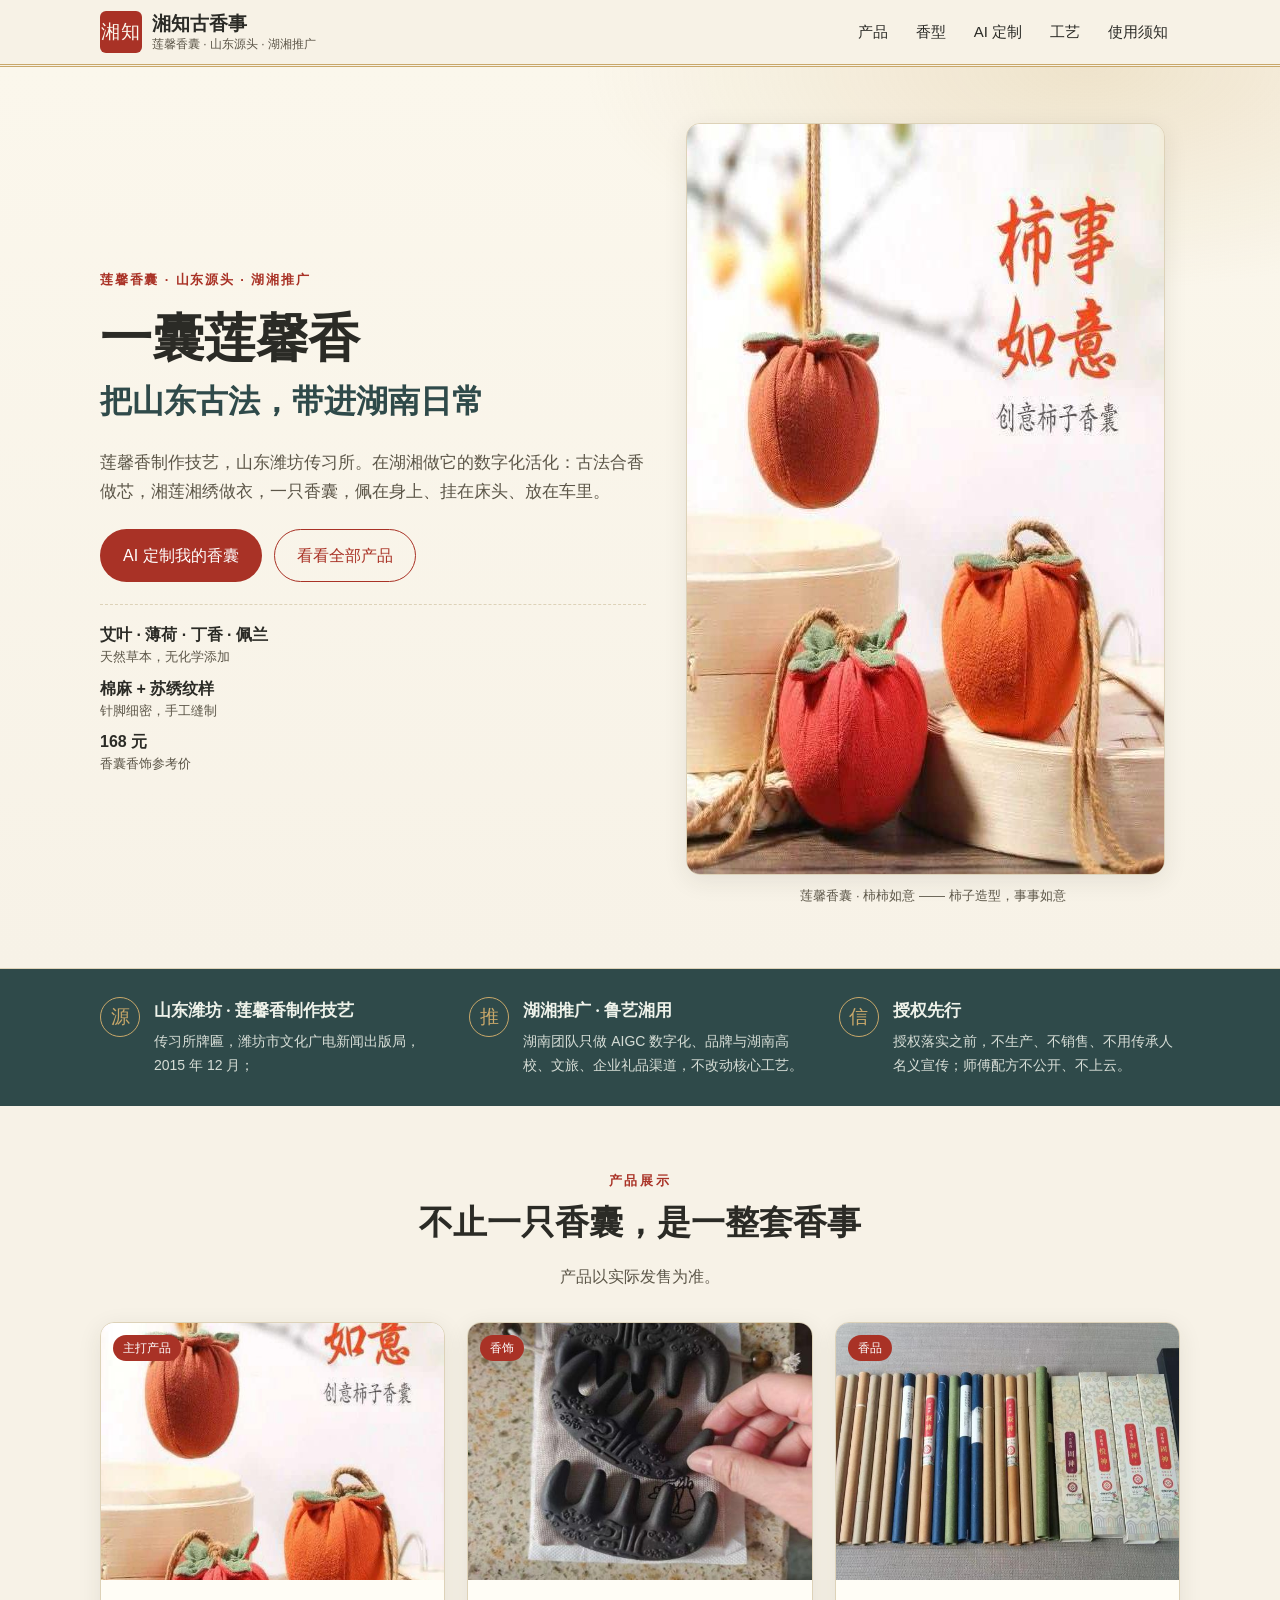
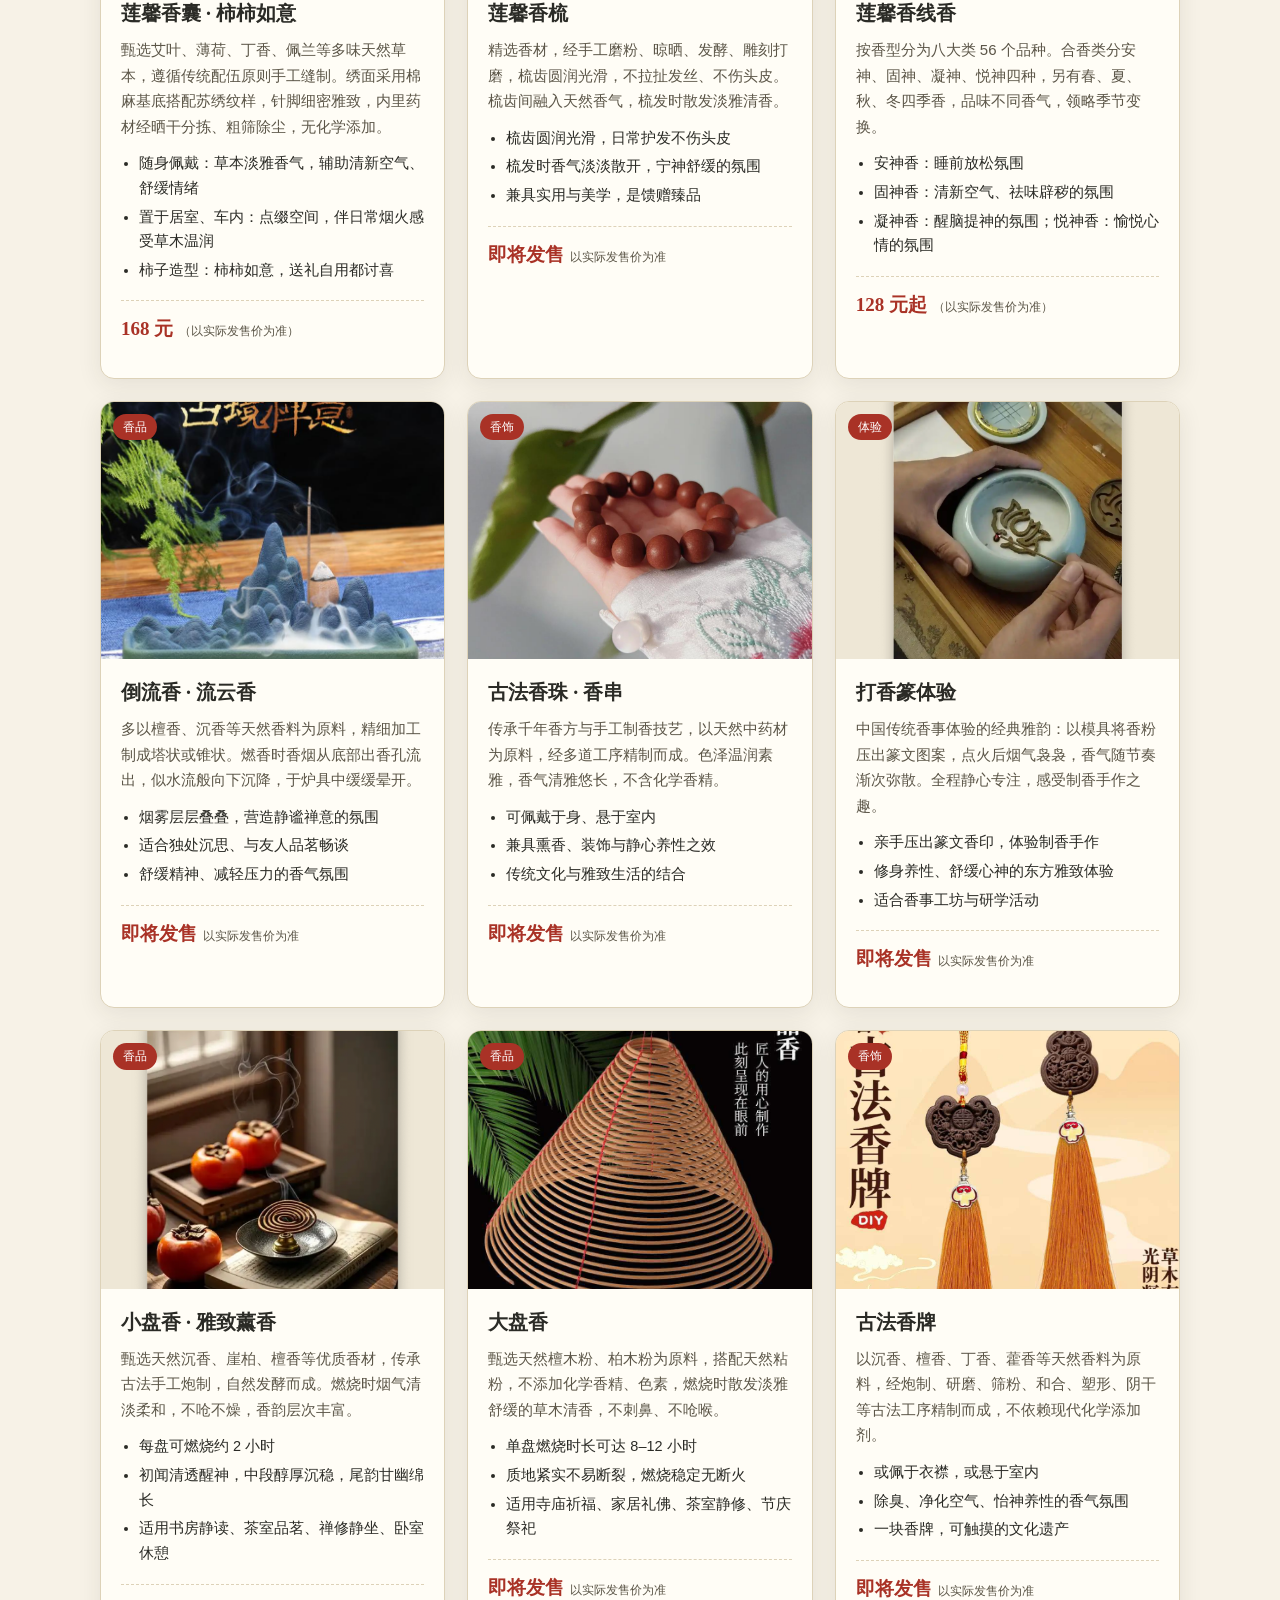
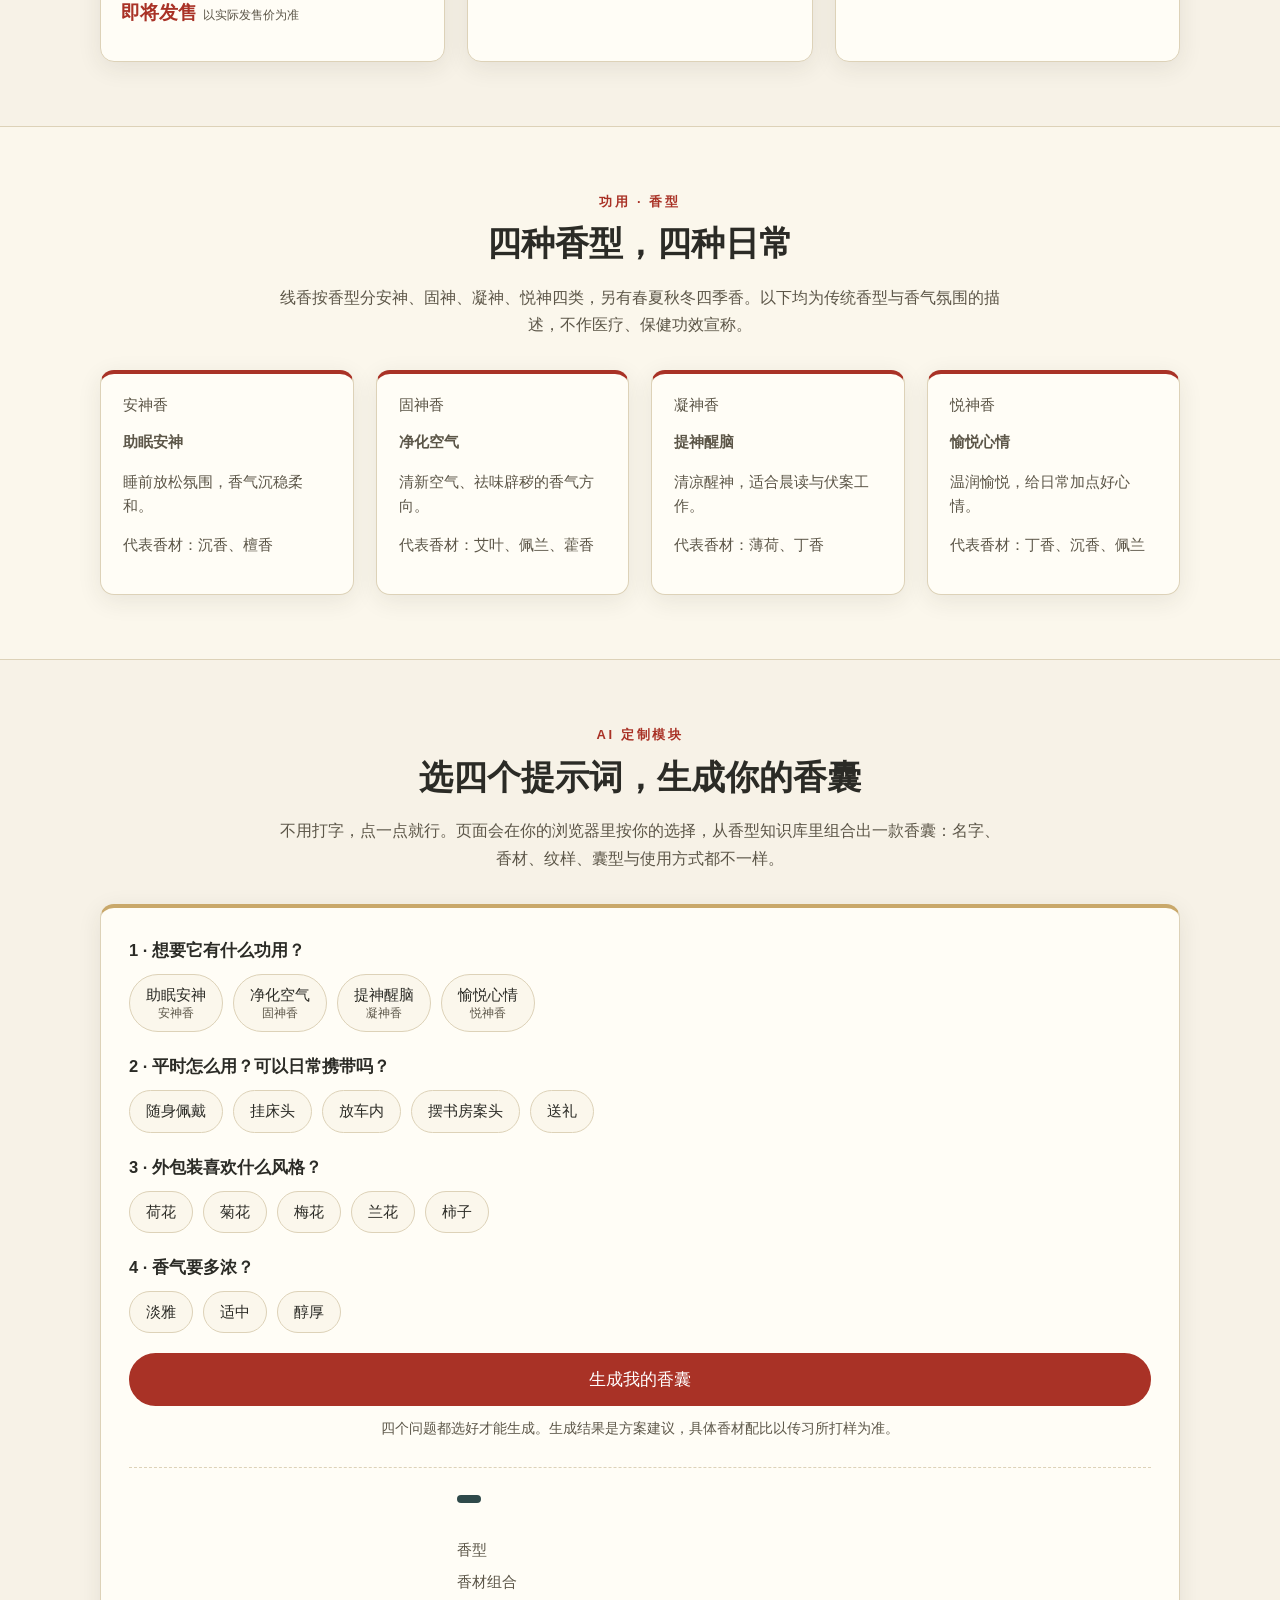
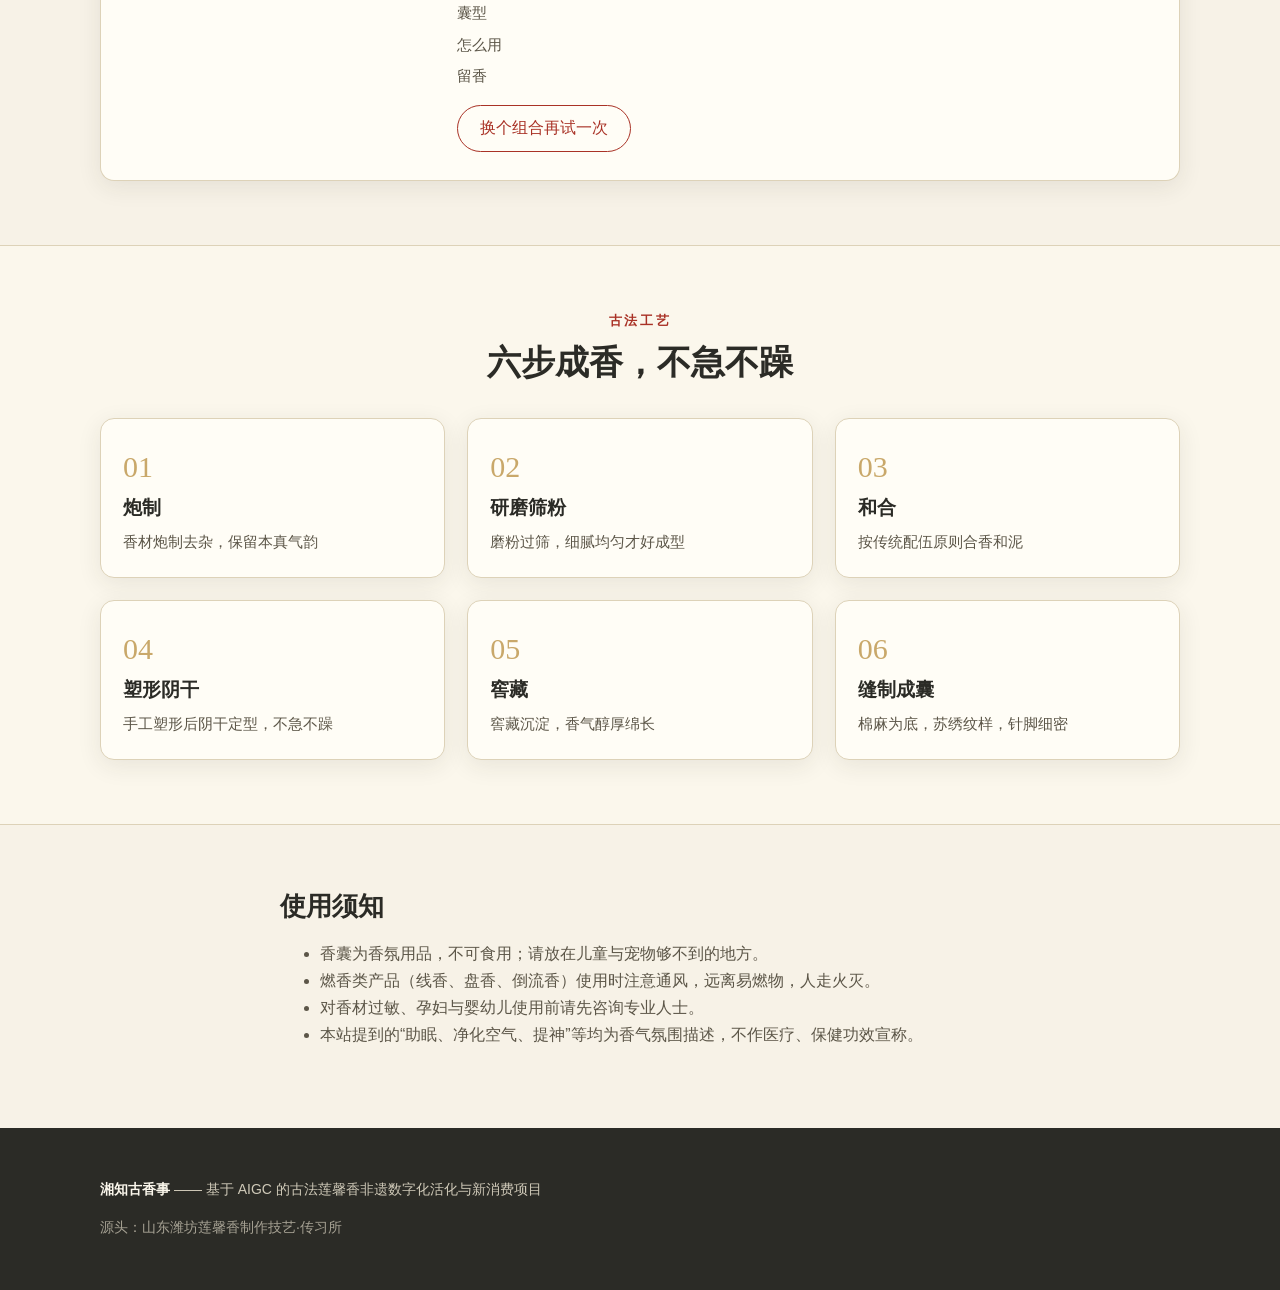
<file: index.html>
<!DOCTYPE html>
<html lang="zh-CN">
<head>
<meta charset="UTF-8">
<meta name="viewport" content="width=device-width, initial-scale=1.0">
<title>湘知古香事 · 莲馨香囊 — 山东源头 · 湖湘推广</title>
<meta name="description" content="莲馨香囊宣传站：山东潍坊莲馨香制作技艺，湖湘推广；古法香囊、香梳、线香、香牌与 AI 定制香囊。">
<link rel="stylesheet" href="static/css/style.css">
</head>
<body>
<header class="topbar">
  <div class="wrap topbar-in">
    <a class="brand" href="#top">
      <span class="seal">湘知</span>
      <span class="brand-text"><strong>湘知古香事</strong><small>莲馨香囊 · 山东源头 · 湖湘推广</small></span>
    </a>
    <nav class="nav">
      <a href="#products">产品</a>
      <a href="#fragrance">香型</a>
      <a href="#ai">AI 定制</a>
      <a href="#craft">工艺</a>
      <a href="#notice">使用须知</a>
    </nav>
  </div>
</header>

<main id="top">
  <!-- 首屏 -->
  <section class="hero">
    <div class="wrap hero-in">
      <div class="hero-text">
        <p class="kicker">莲馨香囊 · 山东源头 · 湖湘推广</p>
        <h1>一囊莲馨香<br><span>把山东古法，带进湖南日常</span></h1>
        <p class="lede">莲馨香制作技艺，山东潍坊传习所。在湖湘做它的数字化活化：古法合香做芯，湘莲湘绣做衣，一只香囊，佩在身上、挂在床头、放在车里。</p>
        <div class="hero-cta">
          <a class="btn btn-primary" href="#ai">AI 定制我的香囊</a>
          <a class="btn btn-ghost" href="#products">看看全部产品</a>
        </div>
        <ul class="hero-facts">
          <li><strong>艾叶 · 薄荷 · 丁香 · 佩兰</strong><span>天然草本，无化学添加</span></li>
          <li><strong>棉麻 + 苏绣纹样</strong><span>针脚细密，手工缝制</span></li>
          <li><strong>168 元</strong><span>香囊香饰参考价</span></li>
        </ul>
      </div>
      <div class="hero-img">
        <img src="static/img/xiangnang-shizi.png" alt="莲馨香囊 · 柿柿如意">
        <p class="caption">莲馨香囊 · 柿柿如意 —— 柿子造型，事事如意</p>
      </div>
    </div>
  </section>

  <!-- 源头 -->
  <section class="origin">
    <div class="wrap origin-in">
      <div class="origin-item"><span class="origin-no">源</span><div><strong>山东潍坊 · 莲馨香制作技艺</strong><p>传习所牌匾，潍坊市文化广电新闻出版局，2015 年 12 月；</p></div></div>
      <div class="origin-item"><span class="origin-no">推</span><div><strong>湖湘推广 · 鲁艺湘用</strong><p>湖南团队只做 AIGC 数字化、品牌与湖南高校、文旅、企业礼品渠道，不改动核心工艺。</p></div></div>
      <div class="origin-item"><span class="origin-no">信</span><div><strong>授权先行</strong><p>授权落实之前，不生产、不销售、不用传承人名义宣传；师傅配方不公开、不上云。</p></div></div>
    </div>
  </section>

  <!-- 产品展示 -->
  <section id="products" class="section">
    <div class="wrap">
      <div class="sec-head">
        <p class="sec-kicker">产品展示</p>
        <h2>不止一只香囊，是一整套香事</h2>
        <p class="sec-sub">产品以实际发售为准。</p>
      </div>
      <div class="grid products">
        
        <article class="card product">
          <div class="card-img"><img src="static/img/xiangnang-shizi.png" alt="莲馨香囊 · 柿柿如意" loading="lazy"><span class="tag">主打产品</span></div>
          <div class="card-body">
            <h3>莲馨香囊 · 柿柿如意</h3>
            <p>甄选艾叶、薄荷、丁香、佩兰等多味天然草本，遵循传统配伍原则手工缝制。绣面采用棉麻基底搭配苏绣纹样，针脚细密雅致，内里药材经晒干分拣、粗筛除尘，无化学添加。</p>
            <ul>
              <li>随身佩戴：草本淡雅香气，辅助清新空气、舒缓情绪</li><li>置于居室、车内：点缀空间，伴日常烟火感受草木温润</li><li>柿子造型：柿柿如意，送礼自用都讨喜</li>
            </ul>
            <p class="price"><strong>168 元</strong><small>（以实际发售价为准）</small></p>
          </div>
        </article>
        
        <article class="card product">
          <div class="card-img"><img src="static/img/xiangshu.png" alt="莲馨香梳" loading="lazy"><span class="tag">香饰</span></div>
          <div class="card-body">
            <h3>莲馨香梳</h3>
            <p>精选香材，经手工磨粉、晾晒、发酵、雕刻打磨，梳齿圆润光滑，不拉扯发丝、不伤头皮。梳齿间融入天然香气，梳发时散发淡雅清香。</p>
            <ul>
              <li>梳齿圆润光滑，日常护发不伤头皮</li><li>梳发时香气淡淡散开，宁神舒缓的氛围</li><li>兼具实用与美学，是馈赠臻品</li>
            </ul>
            <p class="price"><strong>即将发售</strong><small>以实际发售价为准</small></p>
          </div>
        </article>
        
        <article class="card product">
          <div class="card-img"><img src="static/img/xianxiang.png" alt="莲馨香线香" loading="lazy"><span class="tag">香品</span></div>
          <div class="card-body">
            <h3>莲馨香线香</h3>
            <p>按香型分为八大类 56 个品种。合香类分安神、固神、凝神、悦神四种，另有春、夏、秋、冬四季香，品味不同香气，领略季节变换。</p>
            <ul>
              <li>安神香：睡前放松氛围</li><li>固神香：清新空气、祛味辟秽的氛围</li><li>凝神香：醒脑提神的氛围；悦神香：愉悦心情的氛围</li>
            </ul>
            <p class="price"><strong>128 元起</strong><small>（以实际发售价为准）</small></p>
          </div>
        </article>
        
        <article class="card product">
          <div class="card-img"><img src="static/img/daoliuxiang.jpeg" alt="倒流香 · 流云香" loading="lazy"><span class="tag">香品</span></div>
          <div class="card-body">
            <h3>倒流香 · 流云香</h3>
            <p>多以檀香、沉香等天然香料为原料，精细加工制成塔状或锥状。燃香时香烟从底部出香孔流出，似水流般向下沉降，于炉具中缓缓晕开。</p>
            <ul>
              <li>烟雾层层叠叠，营造静谧禅意的氛围</li><li>适合独处沉思、与友人品茗畅谈</li><li>舒缓精神、减轻压力的香气氛围</li>
            </ul>
            <p class="price"><strong>即将发售</strong><small>以实际发售价为准</small></p>
          </div>
        </article>
        
        <article class="card product">
          <div class="card-img"><img src="static/img/xiangzhu.png" alt="古法香珠 · 香串" loading="lazy"><span class="tag">香饰</span></div>
          <div class="card-body">
            <h3>古法香珠 · 香串</h3>
            <p>传承千年香方与手工制香技艺，以天然中药材为原料，经多道工序精制而成。色泽温润素雅，香气清雅悠长，不含化学香精。</p>
            <ul>
              <li>可佩戴于身、悬于室内</li><li>兼具熏香、装饰与静心养性之效</li><li>传统文化与雅致生活的结合</li>
            </ul>
            <p class="price"><strong>即将发售</strong><small>以实际发售价为准</small></p>
          </div>
        </article>
        
        <article class="card product">
          <div class="card-img"><img src="static/img/daxiangzhuan.png" alt="打香篆体验" loading="lazy"><span class="tag">体验</span></div>
          <div class="card-body">
            <h3>打香篆体验</h3>
            <p>中国传统香事体验的经典雅韵：以模具将香粉压出篆文图案，点火后烟气袅袅，香气随节奏渐次弥散。全程静心专注，感受制香手作之趣。</p>
            <ul>
              <li>亲手压出篆文香印，体验制香手作</li><li>修身养性、舒缓心神的东方雅致体验</li><li>适合香事工坊与研学活动</li>
            </ul>
            <p class="price"><strong>即将发售</strong><small>以实际发售价为准</small></p>
          </div>
        </article>
        
        <article class="card product">
          <div class="card-img"><img src="static/img/panxiang.png" alt="小盘香 · 雅致薰香" loading="lazy"><span class="tag">香品</span></div>
          <div class="card-body">
            <h3>小盘香 · 雅致薰香</h3>
            <p>甄选天然沉香、崖柏、檀香等优质香材，传承古法手工炮制，自然发酵而成。燃烧时烟气清淡柔和，不呛不燥，香韵层次丰富。</p>
            <ul>
              <li>每盘可燃烧约 2 小时</li><li>初闻清透醒神，中段醇厚沉稳，尾韵甘幽绵长</li><li>适用书房静读、茶室品茗、禅修静坐、卧室休憩</li>
            </ul>
            <p class="price"><strong>即将发售</strong><small>以实际发售价为准</small></p>
          </div>
        </article>
        
        <article class="card product">
          <div class="card-img"><img src="static/img/dapanxiang.jpeg" alt="大盘香" loading="lazy"><span class="tag">香品</span></div>
          <div class="card-body">
            <h3>大盘香</h3>
            <p>甄选天然檀木粉、柏木粉为原料，搭配天然粘粉，不添加化学香精、色素，燃烧时散发淡雅舒缓的草木清香，不刺鼻、不呛喉。</p>
            <ul>
              <li>单盘燃烧时长可达 8–12 小时</li><li>质地紧实不易断裂，燃烧稳定无断火</li><li>适用寺庙祈福、家居礼佛、茶室静修、节庆祭祀</li>
            </ul>
            <p class="price"><strong>即将发售</strong><small>以实际发售价为准</small></p>
          </div>
        </article>
        
        <article class="card product">
          <div class="card-img"><img src="static/img/xiangpai.jpeg" alt="古法香牌" loading="lazy"><span class="tag">香饰</span></div>
          <div class="card-body">
            <h3>古法香牌</h3>
            <p>以沉香、檀香、丁香、藿香等天然香料为原料，经炮制、研磨、筛粉、和合、塑形、阴干等古法工序精制而成，不依赖现代化学添加剂。</p>
            <ul>
              <li>或佩于衣襟，或悬于室内</li><li>除臭、净化空气、怡神养性的香气氛围</li><li>一块香牌，可触摸的文化遗产</li>
            </ul>
            <p class="price"><strong>即将发售</strong><small>以实际发售价为准</small></p>
          </div>
        </article>
        
      </div>
    </div>
  </section>

  <!-- 香型 -->
  <section id="fragrance" class="section section-alt">
    <div class="wrap">
      <div class="sec-head">
        <p class="sec-kicker">功用 · 香型</p>
        <h2>四种香型，四种日常</h2>
        <p class="sec-sub">线香按香型分安神、固神、凝神、悦神四类，另有春夏秋冬四季香。以下均为传统香型与香气氛围的描述，不作医疗、保健功效宣称。</p>
      </div>
      <div class="grid fragrances">
        
        <article class="card fragrance">
          <p class="fra-name">安神香</p>
          <p class="fra-use">助眠安神</p>
          <p>睡前放松氛围，香气沉稳柔和。</p>
          <p class="fra-herbs">代表香材：沉香、檀香</p>
        </article>
        
        <article class="card fragrance">
          <p class="fra-name">固神香</p>
          <p class="fra-use">净化空气</p>
          <p>清新空气、祛味辟秽的香气方向。</p>
          <p class="fra-herbs">代表香材：艾叶、佩兰、藿香</p>
        </article>
        
        <article class="card fragrance">
          <p class="fra-name">凝神香</p>
          <p class="fra-use">提神醒脑</p>
          <p>清凉醒神，适合晨读与伏案工作。</p>
          <p class="fra-herbs">代表香材：薄荷、丁香</p>
        </article>
        
        <article class="card fragrance">
          <p class="fra-name">悦神香</p>
          <p class="fra-use">愉悦心情</p>
          <p>温润愉悦，给日常加点好心情。</p>
          <p class="fra-herbs">代表香材：丁香、沉香、佩兰</p>
        </article>
        
      </div>
    </div>
  </section>

  <!-- AI 定制 -->
  <section id="ai" class="section">
    <div class="wrap">
      <div class="sec-head">
        <p class="sec-kicker">AI 定制模块</p>
        <h2>选四个提示词，生成你的香囊</h2>
        <p class="sec-sub">不用打字，点一点就行。页面会在你的浏览器里按你的选择，从香型知识库里组合出一款香囊：名字、香材、纹样、囊型与使用方式都不一样。</p>
      </div>
      <div class="ai-box">
        <form id="ai-form">
          <div class="ai-group">
            <p class="ai-q">1 · 想要它有什么功用？</p>
            <div class="chips" data-group="function">
              
              <button type="button" class="chip" data-value="anshen">助眠安神<small>安神香</small></button>
              
              <button type="button" class="chip" data-value="qingxin">净化空气<small>固神香</small></button>
              
              <button type="button" class="chip" data-value="xingnao">提神醒脑<small>凝神香</small></button>
              
              <button type="button" class="chip" data-value="yueshen">愉悦心情<small>悦神香</small></button>
              
            </div>
          </div>
          <div class="ai-group">
            <p class="ai-q">2 · 平时怎么用？可以日常携带吗？</p>
            <div class="chips" data-group="scene">
              
              <button type="button" class="chip" data-value="carry">随身佩戴</button>
              
              <button type="button" class="chip" data-value="bedside">挂床头</button>
              
              <button type="button" class="chip" data-value="car">放车内</button>
              
              <button type="button" class="chip" data-value="desk">摆书房案头</button>
              
              <button type="button" class="chip" data-value="gift">送礼</button>
              
            </div>
          </div>
          <div class="ai-group">
            <p class="ai-q">3 · 外包装喜欢什么风格？</p>
            <div class="chips" data-group="style">
              
              <button type="button" class="chip" data-value="hehua">荷花</button>
              
              <button type="button" class="chip" data-value="juhua">菊花</button>
              
              <button type="button" class="chip" data-value="meihua">梅花</button>
              
              <button type="button" class="chip" data-value="lanhua">兰花</button>
              
              <button type="button" class="chip" data-value="shizi">柿子</button>
              
            </div>
          </div>
          <div class="ai-group">
            <p class="ai-q">4 · 香气要多浓？</p>
            <div class="chips" data-group="intensity">
              
              <button type="button" class="chip" data-value="dan">淡雅</button>
              
              <button type="button" class="chip" data-value="zhong">适中</button>
              
              <button type="button" class="chip" data-value="chun">醇厚</button>
              
            </div>
          </div>
          <button type="submit" class="btn btn-primary btn-big" id="ai-submit">生成我的香囊</button>
          <p class="ai-hint" id="ai-hint">四个问题都选好才能生成。生成结果是方案建议，具体香材配比以传习所打样为准。</p>
        </form>
        <div class="ai-result" id="ai-result" hidden>
          <div class="ai-svg" id="ai-svg"></div>
          <div class="ai-info">
            <p class="ai-persona" id="ai-persona"></p>
            <h3 id="ai-name"></h3>
            <p id="ai-reason"></p>
            <dl>
              <dt>香型</dt><dd id="ai-xiangxing"></dd>
              <dt>香材组合</dt><dd id="ai-herbs"></dd>
              <dt>囊型</dt><dd id="ai-form-desc"></dd>
              <dt>怎么用</dt><dd id="ai-usage"></dd>
              <dt>留香</dt><dd id="ai-duration"></dd>
            </dl>
            <!--<p class="price"><strong id="ai-price"></strong></p>-->
            <button type="button" class="btn btn-ghost" id="ai-again">换个组合再试一次</button>
          </div>
        </div>
      </div>
    </div>
  </section>

  <!-- 工艺 -->
  <section id="craft" class="section section-alt">
    <div class="wrap">
      <div class="sec-head">
        <p class="sec-kicker">古法工艺</p>
        <h2>六步成香，不急不躁</h2>
      </div>
      <ol class="grid craft">
        
        <li class="card craft-step"><span class="craft-no">01</span><strong>炮制</strong><p>香材炮制去杂，保留本真气韵</p></li>
        
        <li class="card craft-step"><span class="craft-no">02</span><strong>研磨筛粉</strong><p>磨粉过筛，细腻均匀才好成型</p></li>
        
        <li class="card craft-step"><span class="craft-no">03</span><strong>和合</strong><p>按传统配伍原则合香和泥</p></li>
        
        <li class="card craft-step"><span class="craft-no">04</span><strong>塑形阴干</strong><p>手工塑形后阴干定型，不急不躁</p></li>
        
        <li class="card craft-step"><span class="craft-no">05</span><strong>窖藏</strong><p>窖藏沉淀，香气醇厚绵长</p></li>
        
        <li class="card craft-step"><span class="craft-no">06</span><strong>缝制成囊</strong><p>棉麻为底，苏绣纹样，针脚细密</p></li>
        
      </ol>
    </div>
  </section>

  <!-- 使用须知 -->
  <section id="notice" class="section">
    <div class="wrap notice">
      <h2>使用须知</h2>
      <ul>
        <li>香囊为香氛用品，不可食用；请放在儿童与宠物够不到的地方。</li>
        <li>燃香类产品（线香、盘香、倒流香）使用时注意通风，远离易燃物，人走火灭。</li>
        <li>对香材过敏、孕妇与婴幼儿使用前请先咨询专业人士。</li>
        <li>本站提到的“助眠、净化空气、提神”等均为香气氛围描述，不作医疗、保健功效宣称。</li>
      </ul>
    </div>
  </section>
</main>

<footer class="footer">
  <div class="wrap">
    <p><strong>湘知古香事</strong> —— 基于 AIGC 的古法莲馨香非遗数字化活化与新消费项目</p>
    <p class="foot-small">源头：山东潍坊莲馨香制作技艺·传习所</p>
  </div>
</footer>
<script src="static/js/generator.js"></script>
<script src="static/js/app.js"></script>
</body>
</html>
</file>
<file: static/css/style.css>
/* 湘知古香事 · 莲馨香囊宣传站
   配色：宣纸米白 + 湘绣朱红 + 黛青 + 金线，衬线体标题，突出湖湘非遗质感。
   响应式：桌面三列 -> 平板两列 -> 手机单列。 */
:root {
  --paper: #f7f2e7;
  --paper-2: #fbf7ec;
  --ink: #2b2b26;
  --ink-soft: #5c5648;
  --red: #a93226;
  --red-deep: #7a2a20;
  --teal: #2f4a4a;
  --gold: #c9a86a;
  --gold-soft: #e8dcc0;
  --line: #ddd2b8;
  --card: #fffdf6;
  --radius: 14px;
  --shadow: 0 6px 24px rgba(43, 43, 38, .09);
}
* { box-sizing: border-box; }
html { scroll-behavior: smooth; }
body {
  margin: 0;
  background: var(--paper);
  color: var(--ink);
  font-family: "PingFang SC", "Microsoft YaHei", "Noto Sans SC", sans-serif;
  line-height: 1.7;
  font-size: 16px;
}
h1, h2, h3, .fra-name {
  font-family: "Songti SC", "Noto Serif SC", "STSong", serif;
  line-height: 1.35;
  margin: 0 0 .5em;
}
img { max-width: 100%; display: block; }
a { color: var(--red); }
.wrap { max-width: 1120px; margin: 0 auto; padding: 0 20px; }

/* 顶栏 */
.topbar {
  position: sticky; top: 0; z-index: 50;
  background: rgba(247, 242, 231, .96);
  border-bottom: 3px double var(--gold);
  backdrop-filter: blur(4px);
}
.topbar-in { display: flex; align-items: center; justify-content: space-between; gap: 16px; min-height: 64px; }
.brand { display: flex; align-items: center; gap: 10px; text-decoration: none; color: var(--ink); }
.seal {
  display: inline-flex; align-items: center; justify-content: center;
  width: 42px; height: 42px; border-radius: 6px;
  background: var(--red); color: var(--paper-2);
  font-family: "Songti SC", serif; font-size: 19px; letter-spacing: 1px;
}
.brand-text { display: flex; flex-direction: column; line-height: 1.3; }
.brand-text strong { font-family: "Songti SC", serif; font-size: 19px; }
.brand-text small { color: var(--ink-soft); font-size: 12px; }
.nav { display: flex; gap: 4px; overflow-x: auto; scrollbar-width: none; }
.nav a {
  color: var(--ink); text-decoration: none; padding: 8px 12px;
  border-radius: 999px; white-space: nowrap; font-size: 15px;
}
.nav a:hover { background: var(--gold-soft); }

/* 首屏 */
.hero { border-bottom: 1px solid var(--line); background:
  radial-gradient(720px 320px at 85% 0%, rgba(201, 168, 106, .25), transparent 70%),
  linear-gradient(180deg, var(--paper-2), var(--paper)); }
.hero-in { display: grid; grid-template-columns: 1.05fr .95fr; gap: 40px; padding: 56px 20px 48px; align-items: center; }
.kicker { color: var(--red); letter-spacing: .14em; font-size: 13px; margin: 0 0 12px; font-weight: 600; }
.hero h1 { font-size: clamp(34px, 5vw, 52px); }
.hero h1 span { display: block; font-size: .62em; color: var(--teal); margin-top: 6px; }
.lede { color: var(--ink-soft); font-size: 17px; }
.hero-cta { display: flex; gap: 12px; flex-wrap: wrap; margin: 22px 0; }
.btn {
  display: inline-block; padding: 12px 22px; border-radius: 999px;
  text-decoration: none; font-size: 16px; cursor: pointer; border: 1px solid transparent;
  font-family: inherit;
}
.btn-primary { background: var(--red); color: #fff; }
.btn-primary:hover { background: var(--red-deep); }
.btn-ghost { border-color: var(--red); color: var(--red); background: transparent; }
.btn-ghost:hover { background: rgba(169, 50, 38, .08); }
.btn-big { width: 100%; padding: 14px; font-size: 17px; }
.hero-facts { list-style: none; margin: 8px 0 0; padding: 18px 0 0; border-top: 1px dashed var(--line); display: grid; gap: 10px; }
.hero-facts li { display: flex; flex-direction: column; line-height: 1.5; }
.hero-facts span { color: var(--ink-soft); font-size: 13px; }
.hero-img img { border-radius: var(--radius); box-shadow: var(--shadow); border: 1px solid var(--line); }
.caption { text-align: center; color: var(--ink-soft); font-size: 13px; margin-top: 10px; }

/* 源头三条 */
.origin { background: var(--teal); color: #eef2ea; }
.origin-in { display: grid; grid-template-columns: repeat(3, 1fr); gap: 28px; padding: 28px 20px; }
.origin-item { display: flex; gap: 14px; }
.origin-no {
  flex: none; width: 40px; height: 40px; border-radius: 50%;
  border: 1.5px solid var(--gold); color: var(--gold);
  display: flex; align-items: center; justify-content: center;
  font-family: "Songti SC", serif; font-size: 19px;
}
.origin-item strong { font-family: "Songti SC", serif; font-size: 17px; }
.origin-item p { margin: 4px 0 0; font-size: 14px; opacity: .88; }

/* 区块 */
.section { padding: 64px 0; }
.section-alt { background: var(--paper-2); border-top: 1px solid var(--line); border-bottom: 1px solid var(--line); }
.sec-head { max-width: 720px; margin: 0 auto 32px; text-align: center; }
.sec-kicker { color: var(--red); letter-spacing: .2em; font-size: 13px; margin: 0 0 8px; font-weight: 600; }
.sec-head h2 { font-size: clamp(26px, 4vw, 34px); }
.sec-sub { color: var(--ink-soft); margin: 0; }
.grid { display: grid; gap: 22px; }
.products { grid-template-columns: repeat(3, 1fr); }
.card {
  background: var(--card); border: 1px solid var(--line);
  border-radius: var(--radius); overflow: hidden; box-shadow: var(--shadow);
}
.product { display: flex; flex-direction: column; }
.card-img { position: relative; aspect-ratio: 4 / 3; overflow: hidden; background: #eee7d6; }
.card-img img { width: 100%; height: 100%; object-fit: cover; }
.tag {
  position: absolute; left: 12px; top: 12px;
  background: var(--red); color: #fff; font-size: 12px;
  padding: 3px 10px; border-radius: 999px;
}
.card-body { padding: 20px; display: flex; flex-direction: column; flex: 1; }
.card-body h3 { font-size: 20px; }
.card-body p { color: var(--ink-soft); font-size: 15px; margin: 0 0 12px; }
.card-body ul { margin: 0 0 14px; padding-left: 18px; color: var(--ink); font-size: 14.5px; }
.card-body ul li { margin-bottom: 4px; }
.price { margin-top: auto; padding-top: 12px; border-top: 1px dashed var(--line); }
.price strong { color: var(--red); font-size: 19px; font-family: "Songti SC", serif; }
.price small { color: var(--ink-soft); font-size: 12px; margin-left: 6px; }

/* 香型 */
.fragrances { grid-template-columns: repeat(4, 1fr); }
.fragrance { padding: 22px; border-top: 4px solid var(--red); }
.fra-name { font-size: 22px; color: var(--red); }
.fra-use { font-weight: 700; color: var(--ink); }
.fragrance p { font-size: 14.5px; color: var(--ink-soft); }
.fra-herbs { color: var(--teal); font-size: 13.5px; }

/* AI 定制 */
.ai-box {
  background: var(--card); border: 1px solid var(--line);
  border-radius: var(--radius); box-shadow: var(--shadow);
  padding: 28px; border-top: 4px solid var(--gold);
}
.ai-group { margin-bottom: 20px; }
.ai-q { font-weight: 700; margin: 0 0 10px; font-size: 16.5px; }
.chips { display: flex; flex-wrap: wrap; gap: 10px; }
.chip {
  padding: 10px 16px; border-radius: 999px; cursor: pointer;
  border: 1.5px solid var(--line); background: var(--paper-2);
  font-size: 15px; font-family: inherit; color: var(--ink);
  display: inline-flex; flex-direction: column; align-items: center; line-height: 1.35;
}
.chip small { color: var(--ink-soft); font-size: 12px; }
.chip:hover { border-color: var(--gold); }
.chip.active { background: var(--red); border-color: var(--red); color: #fff; }
.chip.active small { color: #f3d9d4; }
.ai-hint { color: var(--ink-soft); font-size: 13.5px; text-align: center; margin: 12px 0 0; }
.ai-result {
  margin-top: 26px; padding-top: 26px; border-top: 1px dashed var(--line);
  display: grid; grid-template-columns: 300px 1fr; gap: 28px; align-items: start;
}
.ai-svg svg { width: 100%; height: auto; border-radius: var(--radius); border: 1px solid var(--line); }
.ai-persona { display: inline-block; background: var(--teal); color: #fff; font-size: 13px; padding: 4px 12px; border-radius: 999px; margin: 0 0 10px; }
.ai-info h3 { font-size: 26px; color: var(--red); }
.ai-info p { color: var(--ink-soft); }
.ai-info dl { display: grid; grid-template-columns: 88px 1fr; gap: 6px 12px; margin: 16px 0; font-size: 15px; }
.ai-info dt { color: var(--ink-soft); }
.ai-info dd { margin: 0; }

/* 工艺 */
.craft { grid-template-columns: repeat(3, 1fr); list-style: none; margin: 0; padding: 0; }
.craft-step { padding: 22px; }
.craft-no { display: block; font-family: "Songti SC", serif; font-size: 30px; color: var(--gold); }
.craft-step strong { font-family: "Songti SC", serif; font-size: 19px; }
.craft-step p { color: var(--ink-soft); font-size: 14.5px; margin: 6px 0 0; }

/* 须知与页脚 */
.notice { max-width: 760px; }
.notice h2 { font-size: 26px; }
.notice ul { color: var(--ink-soft); }
.footer { background: var(--ink); color: #cfc9b8; padding: 36px 0; font-size: 14px; }
.footer strong { color: var(--paper-2); font-family: "Songti SC", serif; }
.foot-small { opacity: .75; }

/* 响应式 */
@media (max-width: 960px) {
  .hero-in { grid-template-columns: 1fr; gap: 28px; padding-top: 40px; }
  .hero-img { max-width: 560px; margin: 0 auto; }
  .products { grid-template-columns: repeat(2, 1fr); }
  .fragrances { grid-template-columns: repeat(2, 1fr); }
  .craft { grid-template-columns: repeat(2, 1fr); }
  .origin-in { grid-template-columns: 1fr; gap: 18px; }
  .ai-result { grid-template-columns: 1fr; }
  .ai-svg { max-width: 320px; margin: 0 auto; }
}
@media (max-width: 640px) {
  body { font-size: 15px; }
  .section { padding: 44px 0; }
  .products, .fragrances, .craft { grid-template-columns: 1fr; }
  .brand-text small { display: none; }
  .nav a { padding: 8px 9px; font-size: 14px; }
  .ai-box { padding: 20px 16px; }
  .chip { padding: 9px 13px; font-size: 14px; }
  .ai-info dl { grid-template-columns: 76px 1fr; }
}
</file>
